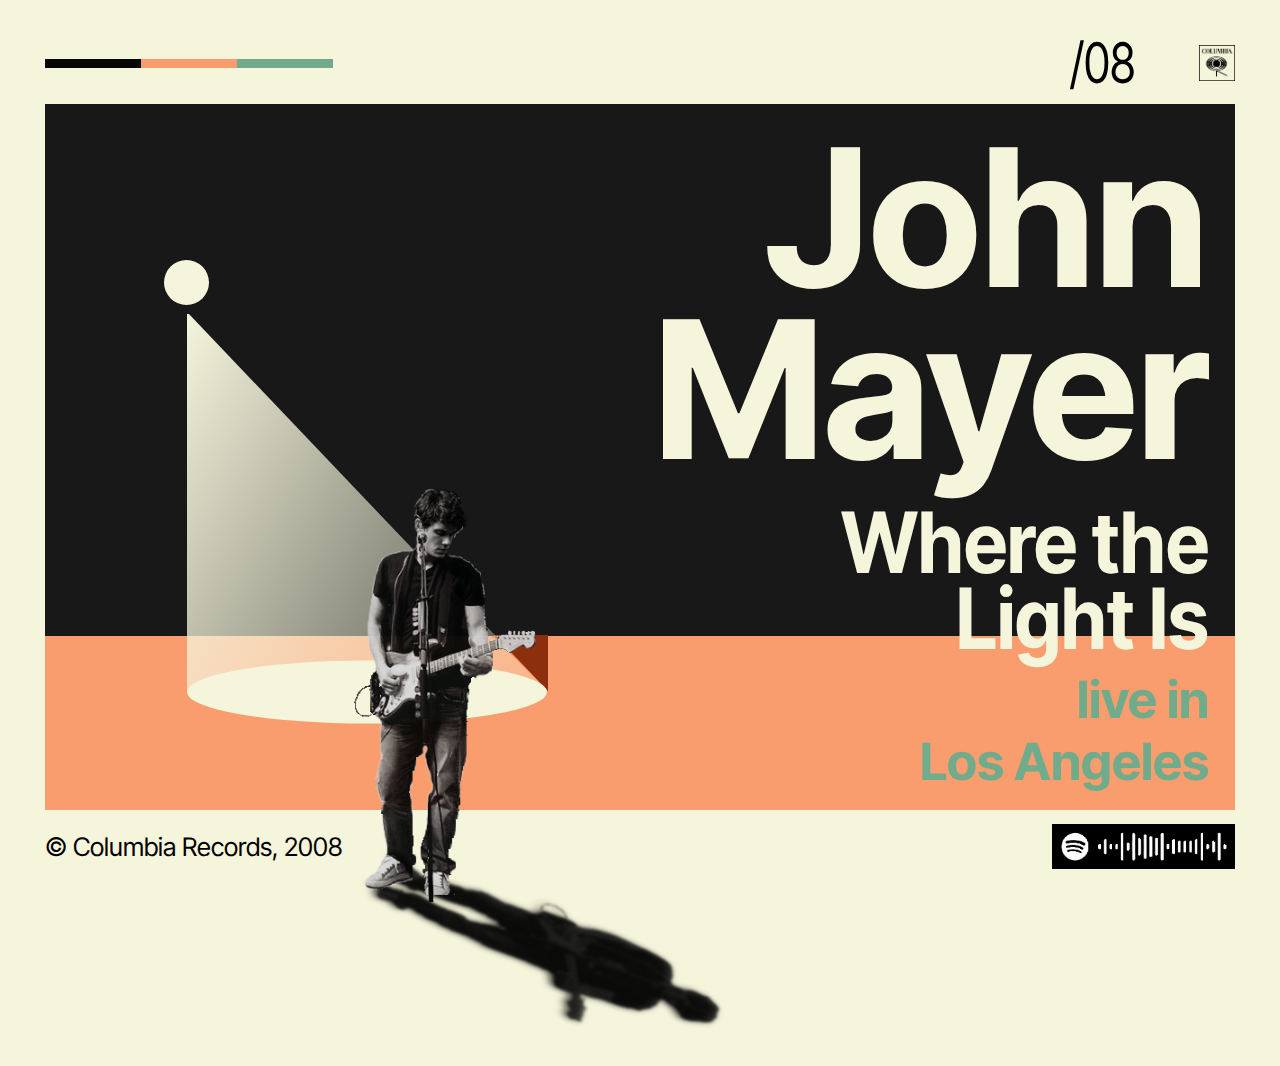
<file: music/john_mayer/where_the_light_is/index.html>
<!DOCTYPE html>
<html lang="en">
<head>
    <meta charset="UTF-8">
    <meta name="viewport" content="width=device-width, initial-scale=1.0">
    <link rel="preconnect" href="https://fonts.googleapis.com">
    <link rel="preconnect" href="https://fonts.gstatic.com" crossorigin>
    <link href="https://fonts.googleapis.com/css2?family=Inter+Tight:wght@700&display=swap" rel="stylesheet">
    <link rel="stylesheet" href="./index.css" />
    <title>John Mayer - Where the Light Is</title>
</head>
<body>
    <div id="colors-logo-container">
        <div id="colors-container">
            <div class="color" style="background-color: #060606;"></div>
            <div class="color" style="background-color: orangered; opacity: .5;"></div>
            <div class="color" style="background-color: #70ab8b;"></div>
        </div>
        <div id="year-logo-container">
            <p id="year">/08</p>
            <img src="assets/columbia.png" id="logo"/>
        </div>
    </div>
    <div id="main">
        <div id="main-title">
            <h1 id="artist">John<br>Mayer</h1>
            <h3 id="album">Where the<br>Light Is</h3>
            <h4 id="live-in-la">live in<br>Los Angeles</h4>
        </div>
        <div id="moon"></div>
        <div id="spotlight-ray">
            <div id="spotlight-ray-overlay">
                <div></div>
            </div>
            <div id="spotlight"></div>
        </div>
        <img id="john" src="assets/john.png" />
        <img id="shadow" src="assets/john.png" />
        <div id="main-stage"></div>
    </div>
    <div id="footer">
        <p>© Columbia Records, 2008</p>
        <img src="assets/code_black.png" id="spotify-code"/>
    </div>
</body>
</html>
</file>
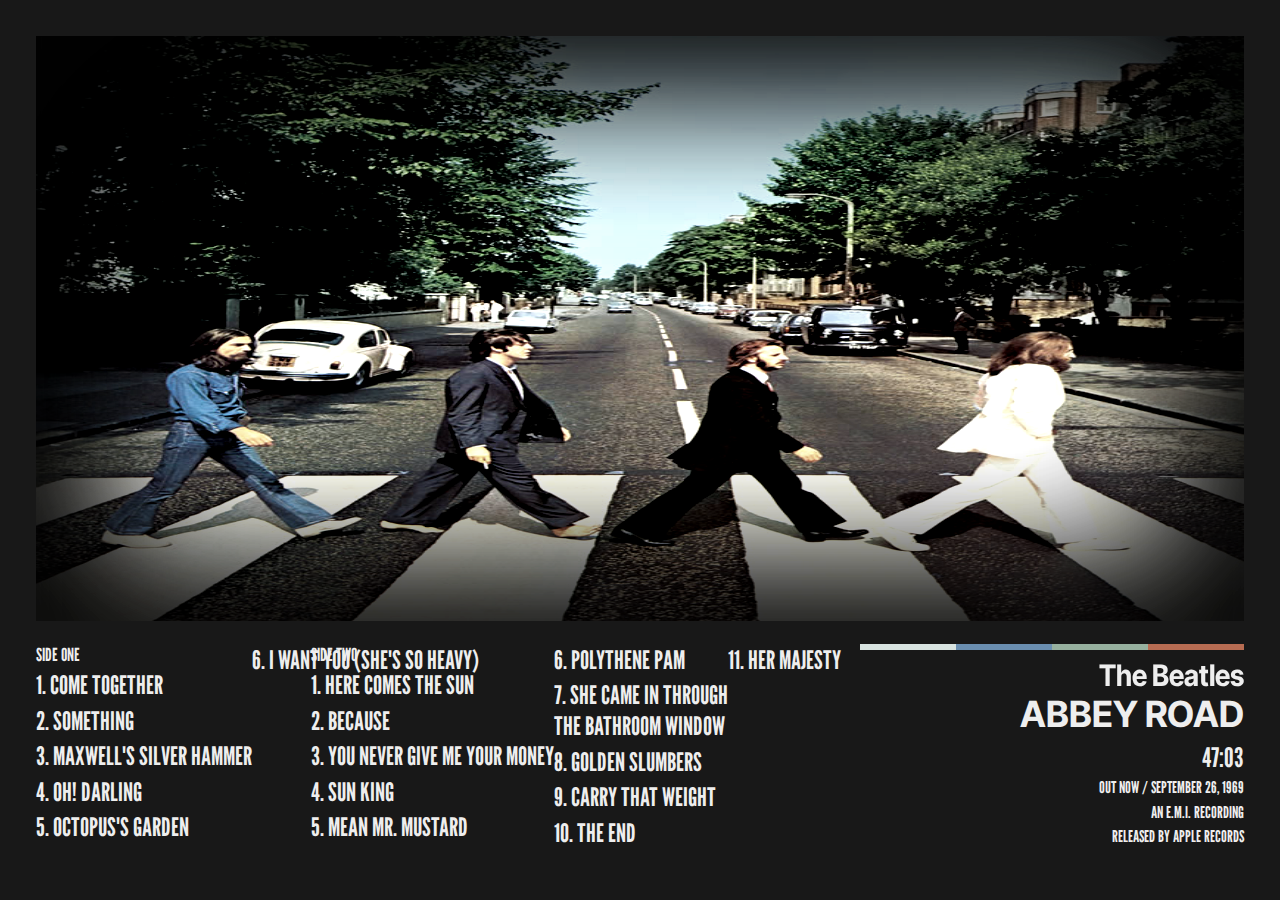
<file: music/the_beatles/abbey_road/variant_1/index.html>
<!DOCTYPE html>
<html lang="en">

<head>
    <meta charset="UTF-8">
    <meta name="viewport" content="width=device-width, initial-scale=1.0">
    <link rel="preconnect" href="https://fonts.googleapis.com">
    <link rel="preconnect" href="https://fonts.gstatic.com" crossorigin>
    <link href="https://fonts.googleapis.com/css2?family=Inter+Tight:wght@400;700&family=League+Gothic&display=swap"
        rel="stylesheet">
    <link rel="stylesheet" href="index.css" />
    <title>The Beatles - Abbey Road</title>
</head>

<body>
    <div id="cover">
        <img src="assets/cover.jpg" />
    </div>
    <div id="info">
        <div id="track-listing">
            <ol>
                <p class="side_no">Side One</p>
                <li>Come Together</li>
                <li>Something</li>
                <li>Maxwell's Silver Hammer</li>
                <li>Oh! Darling</li>
                <li>Octopus's Garden</li>
                <li>I Want You (She's So Heavy) </li>
            </ol>
            <ol>
                <p class="side_no">Side Two</p>
                <li>Here Comes the Sun</li>
                <li>Because</li>
                <li>You Never Give Me Your Money</li>
                <li>Sun King</li>
                <li>Mean Mr. Mustard</li>
                <li>Polythene Pam</li>
                <li>She Came In Through<br> the Bathroom Window</li>
                <li>Golden Slumbers</li>
                <li>Carry That Weight</li>
                <li>The End</li>
                <li>Her Majesty</li>
            </ol>
        </div>
        <div id="meta">
            <div id="pallette">
                <div class="pallette-color" style="background-color: #d8e3e0;"></div>
                <div class="pallette-color" style="background-color: #6a8eb0;"></div>
                <div class="pallette-color" style="background-color: #97b19f;"></div>
                <div class="pallette-color" style="background-color: #b76c52;"></div>
            </div>
            <h2 id="artist">The Beatles</h2>
            <h1 id="album">Abbey Road</h1>
            <p id="album-length">47:03</p>
            <p>Out Now / September 26, 1969</p>
            <p>An E.M.I. Recording</p>
            <p>Released By Apple Records</p>
        </div>
    </div>
</body>

</html>
</file>
<file: music/john_mayer/where_the_light_is/index.css>
@page {
    size: A3;
}

* {
    margin: 0;
    padding: 0;
    font-family: "Inter Tight";
}

body {
    margin: 0;
    padding: 5vh 5vh;
    background-color: beige;
}

#colors-logo-container {
    height: 4vh;
    display: flex;
    justify-content: space-between;
    align-items: center;
    margin-bottom: 2.5vh;
}

#colors-container {
    display: flex;
}

.color {
    width: 7.5vw;
    height: 1vh;
}

#year-logo-container {
    display: flex;
    align-items: center;
    height: 100%;
}

#year {
    transform: scaleY(1.25);
    font-size: 3.5vw;
}

#logo {
    height: 100%;
    aspect-ratio: 1 / 1;
    object-fit: contain;
    object-position: center;
    margin-left: 5vw;
}

#main {
    height: 77.5vh;
    position: relative;
    width: 100%;
    color: beige;
}

#main-title {
    background-color: #181818;
    height: 75%;
    display: flex;
    flex-direction: column;
    align-items: flex-end;
    text-align: end;
    padding-top: 1vh;
    padding-right: 2vw;
}

#main-stage {
    height: 25%;
    background-color: orangered;
    opacity: .5;
}

#artist {
    font-size: 15vw;
    line-height: 90%;
    margin: 2vh 0;
    z-index: 10;
}

#album {
    font-size: 6vw;
    transform: scaleY(1.1);
    line-height: 90%;
    margin: 2vh 0;
    z-index: 10;
}

#live-in-la {
    color: #70ab8b;
    font-size: 4vw;
    z-index: 10;
}

#footer {
    display: flex;
    justify-content: space-between;
    align-items: center;
    margin-top: 2.5vh;
    height: 5vh;
    width: 100%;
    font-size: 2vw;
}

#spotify-code {
    height: 100%;
}

#moon {
    background-color: beige;
    height: 5vh;
    width: 5vh;
    border-radius: 50%;
    position: absolute;
    top: 22.5%;
    left: 10%;
}

#spotlight-ray {
    height: 42vh;
    width: 40vh;
    position: absolute;
    background-image: linear-gradient(120deg, beige, rgba(245, 245, 220, 0.25));
    z-index: 5;
    top: calc(22.5% + 5vh + 1vh);
    left: calc(10% + 2.5vh);
}

#spotlight {
    position: absolute;
    bottom: 0;
    left: 0;
    width: 100%;
    height: 7vh;
    transform: translateY(50%);
    background: beige;
    border-radius: 50%;
    opacity: 1;
}


#spotlight-ray-overlay {
    position: absolute;
    top: -1px;
    right: -1px;
    height: 0;
    width: 0;
    border-top: 42vh solid #181818;
    border-left: 40vh solid transparent;
}

#spotlight-ray-overlay div {
    position: absolute;
    right: 0;
    bottom: 0;
    border-left: 6.25vh solid transparent;
    border-top: 6.25vh solid orangered;
    opacity: 0.5;
    background-blend-mode: screen;
}

#john {
    position: absolute;
    z-index: 10;
    top: 52%;
    transform: scale(0.9);
    filter: brightness(.85) opacity(.95);
    left: 25%;
}

#shadow {
    position: absolute;
    top: 52%;
    left: 25%;
    filter: brightness(0.1) opacity(0.8) drop-shadow(1px 5px 5px black) blur(2px);
    transform: translate(49%, 56.5%) rotate(110deg) scale(.5, .8);
    z-index: 5;
}

@media print {
    @page {
        size: A3;
    }
}
</file>
<file: music/the_beatles/abbey_road/variant_1/index.css>
* {
    padding: 0;
    margin: 0;
}

@page {
    size: A3;
}

@media print {
    @page {
        size: A3;
    }
}

body {
    background-color: #181818;
    padding: 4vh 4vh;
    color: #eee;
}

#cover {
    width: 100%;
    height: 65vh;
    filter: contrast(1.2) blur(.5px) saturate(.8);
}

#cover::after {
    box-shadow: inset 2px 0px 142px 75px #181818;
    content: '';
    display: block;
    height: 100%;
    position: absolute;
    top: 0;
    width: 100%;
}

#cover img {
    height: 100%;
    width: 100%;
    filter: contrast(1.2) blur(.5px) saturate(.8);
}

#info {
    display: flex;
    width: 100%;
    margin-top: 2.5vh;
    height: 24.5vh;
}

#info > div {
    display: flex;
    width: 50%;
}

#track-listing ol {
    list-style-position: inside;
    font-family: "League Gothic";
    text-transform: uppercase;
    font-size: 2vw;
    display: flex;
    flex-flow: column wrap;
}

#track-listing ol li {
    margin-bottom: .5vh;
}

.side_no {
    font-weight: bold;
    margin-bottom: .5vh;
    font-size: 2vh;
}

#meta {
    flex-direction: column;
    align-items: flex-end;
    font-size: 1.8vh;
    font-family: "League Gothic";
    text-transform: uppercase;
}

#album-length {
    font-size: 3vh;
}

#meta p {
    margin-top: .5vh;
}

#pallette {
    display: flex;
    height: .75vh;
    margin-bottom: 1vh;
}

.pallette-color {
    height: 100%;
    width: 7.5vw;
}

#artist {
    text-transform: none;
    font-size: 3vh;
    transform: scaleY(1.1);
    font-family: "Inter Tight";
}

#album {
    font-size: 4vh;
    font-family: "Inter Tight";
}
</file>
